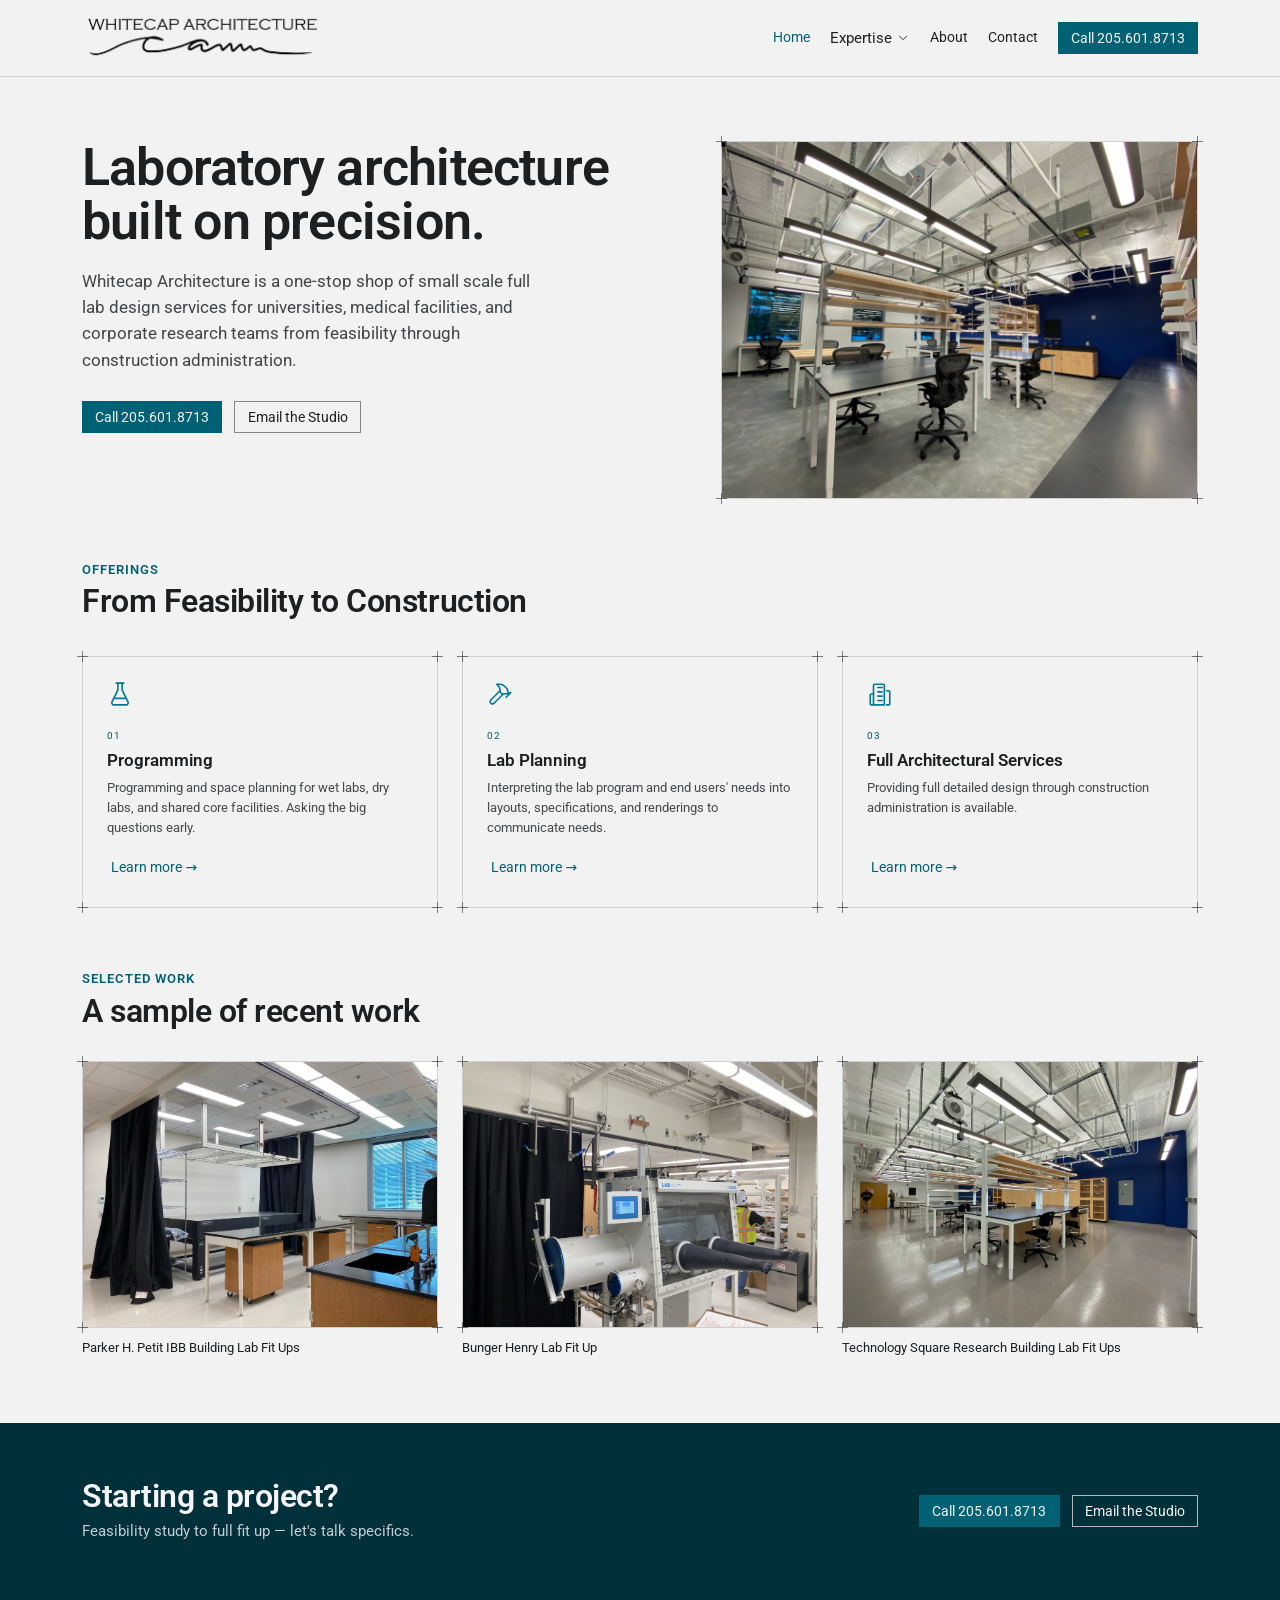
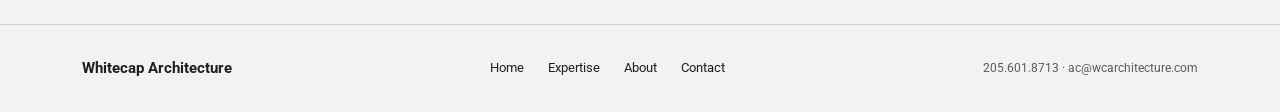
<file: whitecap-architecture/index.html>
<!DOCTYPE html>
<html lang="en">
<head>
<meta charset="utf-8">
<meta name="viewport" content="width=device-width, initial-scale=1">
<title>Whitecap Architecture — Laboratory &amp; Research Architecture</title>
<meta name="description" content="Whitecap Architecture designs and renovates science labs for universities, medical facilities, and corporate research teams — from feasibility through construction administration.">
<link rel="canonical" href="https://www.wcarchitecture.com/">

<link rel="icon" type="image/png" sizes="32x32" href="assets/favicon-32.png">
<link rel="icon" type="image/png" sizes="16x16" href="assets/favicon-16.png">
<link rel="apple-touch-icon" sizes="180x180" href="assets/apple-touch-icon.png">

<meta property="og:type" content="website">
<meta property="og:site_name" content="Whitecap Architecture">
<meta property="og:title" content="Whitecap Architecture — Laboratory &amp; Research Architecture">
<meta property="og:description" content="Whitecap Architecture designs and renovates science labs for universities, medical facilities, and corporate research teams — from feasibility through construction administration.">
<meta property="og:url" content="https://www.wcarchitecture.com/">
<meta property="og:image" content="https://www.wcarchitecture.com/assets/home-hero.jpg">

<meta name="twitter:card" content="summary_large_image">
<meta name="twitter:title" content="Whitecap Architecture — Laboratory &amp; Research Architecture">
<meta name="twitter:description" content="Whitecap Architecture designs and renovates science labs for universities, medical facilities, and corporate research teams — from feasibility through construction administration.">
<meta name="twitter:image" content="https://www.wcarchitecture.com/assets/home-hero.jpg">

<link rel="stylesheet" href="styles.css">
<script type="application/ld+json">
{
  "@context": "https://schema.org",
  "@type": "Architect",
  "name": "Whitecap Architecture",
  "image": "https://www.wcarchitecture.com/assets/home-hero.jpg",
  "url": "https://www.wcarchitecture.com/",
  "telephone": "+12056018713",
  "email": "ac@wcarchitecture.com",
  "areaServed": [
    { "@type": "State", "name": "Alabama" },
    { "@type": "State", "name": "Georgia" }
  ],
  "description": "Whitecap Architecture designs and renovates science labs for universities, medical facilities, and corporate research teams — from feasibility through construction administration."
}
</script>
</head>
<body>

<div class="site-header">
  <div class="wa-container">
    <nav class="nav">
      <div class="brand-group">
        <a class="brand-logo-btn" href="index.html" aria-label="Whitecap Architecture — Home">
          <img src="assets/Logo_Final.png" alt="Whitecap Architecture" class="brand-logo">
        </a>
      </div>
      <a class="wa-navlink" href="index.html" aria-current="page">Home</a>

      <div id="expertise-nav">
        <button class="wa-navlink expertise-btn" id="expertise-toggle" aria-expanded="false" aria-controls="expertise-menu">
          Expertise
          <span class="wa-icon" style="width:14px;height:14px"><svg viewBox="0 0 24 24" style="display:block" aria-hidden="true"><path d="m6 9 6 6 6-6"></path></svg></span>
        </button>
        <div class="expertise-menu blueprint" id="expertise-menu">
          <i class="corner tl"></i><i class="corner tr"></i><i class="corner bl"></i><i class="corner br"></i>
          <a class="wa-navlink" href="expertise.html#renovations">Architecture – Renovations</a>
          <a class="wa-navlink" href="expertise.html#programming">Programming</a>
        </div>
      </div>

      <a class="wa-navlink" href="about.html">About</a>
      <a class="wa-navlink" href="contact.html">Contact</a>
      <a class="btn btn-primary nav-call" href="tel:2056018713" style="color:var(--color-bg)">Call 205.601.8713</a>
    </nav>
  </div>
</div>

<main>
  <section class="wa-container" style="padding-block:64px 56px;display:grid;grid-template-columns:1.1fr 0.9fr;gap:56px;align-items:start" data-grid="hero">
    <div>
      <h1 style="font-size:52px;line-height:1.04;margin-bottom:18px;color:#1D1F20">Laboratory architecture<br>built on precision.</h1>
      <p style="font-size:17px;opacity:.82;max-width:46ch;margin-bottom:28px">Whitecap Architecture is a one-stop shop of small scale full lab design services for universities, medical facilities, and corporate research teams from feasibility through construction administration.</p>
      <div style="display:flex;gap:12px;flex-wrap:wrap">
        <a class="btn btn-primary" href="tel:2056018713">Call 205.601.8713</a>
        <a class="btn btn-secondary" href="mailto:ac@wcarchitecture.com">Email the Studio</a>
      </div>
    </div>
    <div class="blueprint" style="aspect-ratio:4/3;position:relative">
      <i class="corner tl"></i><i class="corner tr"></i><i class="corner bl"></i><i class="corner br"></i>
      <img src="assets/home-hero.jpg" alt="Laboratory workspace with bench seating and adjustable shelving" style="width:100%;height:100%;object-fit:cover;display:block">
    </div>
  </section>

  <section class="wa-container" style="padding-block:8px 56px">
    <div style="font-family:var(--font-heading);font-weight:600;font-size:13px;line-height:1.12;letter-spacing:.08em;text-transform:uppercase;margin:0 0 6.8px;color:var(--color-accent-text)">Offerings</div>
    <h2 style="margin-bottom:36px;max-width:28ch">From Feasibility to Construction</h2>
    <div style="display:grid;grid-template-columns:repeat(3,1fr);gap:24px" data-grid="offerings">
      <div class="card blueprint" style="padding:24px">
        <i class="corner tl"></i><i class="corner tr"></i><i class="corner bl"></i><i class="corner br"></i>
        <span class="wa-icon" style="width:26px;height:26px;color:var(--color-accent)"><svg viewBox="0 0 24 24" style="display:block" aria-hidden="true"><path d="M10 2v6.4L4.5 19.5A2 2 0 0 0 6.3 22h11.4a2 2 0 0 0 1.8-2.5L14 8.4V2"></path><path d="M8.5 2h7"></path><path d="M7 16h10"></path></svg></span>
        <div class="card-kicker" style="margin-top:14px">01</div>
        <div class="card-title">Programming</div>
        <p class="card-body">Programming and space planning for wet labs, dry labs, and shared core facilities. Asking the big questions early. </p>
        <a class="btn btn-ghost" style="align-self:flex-start;margin-top:6px" href="expertise.html#programming">Learn more →</a>
      </div>
      <div class="card blueprint" style="padding:24px">
        <i class="corner tl"></i><i class="corner tr"></i><i class="corner bl"></i><i class="corner br"></i>
        <span class="wa-icon" style="width:26px;height:26px;color:var(--color-accent)"><svg viewBox="0 0 24 24" style="display:block" aria-hidden="true"><path d="m15 12-8.5 8.5a2.1 2.1 0 1 1-3-3L12 9"></path><path d="M17.6 15 22 10.6"></path><path d="m20.9 11.7-1.2-1.2a3 3 0 0 1-.9-2.2v-.9L16 4.6a5.6 5.6 0 0 0-3.9-1.6H9l.9.8A6.2 6.2 0 0 1 12 8.4V10l2 2Z"></path></svg></span>
        <div class="card-kicker" style="margin-top:14px">02</div>
        <div class="card-title">Lab Planning</div>
        <p class="card-body">Interpreting the lab program and end users' needs into layouts, specifications, and renderings to communicate needs.</p>
        <a class="btn btn-ghost" style="align-self:flex-start;margin-top:6px" href="expertise.html#renovations">Learn more →</a>
      </div>
      <div class="card blueprint" style="padding:24px">
        <i class="corner tl"></i><i class="corner tr"></i><i class="corner bl"></i><i class="corner br"></i>
        <span class="wa-icon" style="width:26px;height:26px;color:var(--color-accent)"><svg viewBox="0 0 24 24" style="display:block" aria-hidden="true"><path d="M6 22V4a1 1 0 0 1 1-1h8a1 1 0 0 1 1 1v18Z"></path><path d="M6 12H4a1 1 0 0 0-1 1v8a1 1 0 0 0 1 1h2"></path><path d="M18 9h2a1 1 0 0 1 1 1v11a1 1 0 0 1-1 1h-2"></path><path d="M10 6h4"></path><path d="M10 10h4"></path><path d="M10 14h4"></path><path d="M10 18h4"></path></svg></span>
        <div class="card-kicker" style="margin-top:14px">03</div>
        <div class="card-title">Full Architectural Services</div>
        <p class="card-body">Providing full detailed design through construction administration is available.</p>
        <a class="btn btn-ghost" style="align-self:flex-start;margin-top:6px" href="expertise.html#renovations">Learn more →</a>
      </div>
    </div>
  </section>

  <section class="wa-container" style="padding-block:8px 64px">
    <div style="font-family:var(--font-heading);font-weight:600;font-size:13px;line-height:1.12;letter-spacing:.08em;text-transform:uppercase;margin:0 0 6.8px;color:var(--color-accent-text)">Selected Work</div>
    <h2 style="margin-bottom:32px;max-width:30ch">A sample of recent work</h2>
    <div style="display:grid;grid-template-columns:repeat(3,1fr);gap:24px" data-grid="work">
      <figure>
        <div class="blueprint" style="aspect-ratio:4/3;position:relative">
          <i class="corner tl"></i><i class="corner tr"></i><i class="corner bl"></i><i class="corner br"></i>
          <img src="assets/petit-optics.jpg" alt="Parker H. Petit IBB Building optics lab with blackout curtains" style="width:100%;height:100%;object-fit:cover;display:block">
        </div>
        <figcaption style="margin-top:10px;font-size:13px;color:var(--color-text)">Parker H. Petit IBB Building Lab Fit Ups</figcaption>
      </figure>
      <figure>
        <div class="blueprint" style="aspect-ratio:4/3;position:relative">
          <i class="corner tl"></i><i class="corner tr"></i><i class="corner bl"></i><i class="corner br"></i>
          <img src="assets/bunger-glovebox.jpg" alt="Bunger Henry glovebox and isolator chamber" style="width:100%;height:100%;object-fit:cover;display:block">
        </div>
        <figcaption style="margin-top:10px;font-size:13px;color:var(--color-text)">Bunger Henry Lab Fit Up</figcaption>
      </figure>
      <figure>
        <div class="blueprint" style="aspect-ratio:4/3;position:relative">
          <i class="corner tl"></i><i class="corner tr"></i><i class="corner bl"></i><i class="corner br"></i>
          <img src="assets/tsrb-hester.jpg" alt="Technology Square Research Building lab space" style="width:100%;height:100%;object-fit:cover;display:block">
        </div>
        <figcaption style="margin-top:10px;font-size:13px;color:var(--color-text)">Technology Square Research Building Lab Fit Ups</figcaption>
      </figure>
    </div>
  </section>

  <section style="background:var(--color-accent-900);color:var(--color-neutral-100)">
    <div class="wa-container" style="padding-block:56px;display:flex;align-items:center;justify-content:space-between;gap:24px;flex-wrap:wrap">
      <div>
        <h2 style="color:var(--color-neutral-100);margin-bottom:6px">Starting a project?</h2>
        <p style="opacity:.8;margin:0">Feasibility study to full fit up — let's talk specifics.</p>
      </div>
      <div style="display:flex;gap:12px;flex-wrap:wrap">
        <a class="btn btn-primary" href="tel:2056018713">Call 205.601.8713</a>
        <a class="btn btn-secondary" href="mailto:ac@wcarchitecture.com" style="border-color:var(--color-neutral-400);color:var(--color-neutral-100)">Email the Studio</a>
      </div>
    </div>
  </section>
</main>

<footer class="site-footer">
  <div class="wa-container">
    <div class="footer-brand">Whitecap Architecture</div>
    <div class="footer-links">
      <a class="wa-navlink" href="index.html">Home</a>
      <a class="wa-navlink" href="expertise.html">Expertise</a>
      <a class="wa-navlink" href="about.html">About</a>
      <a class="wa-navlink" href="contact.html">Contact</a>
    </div>
    <div class="footer-contact">205.601.8713 · ac@wcarchitecture.com</div>
  </div>
</footer>

<script src="script.js?v=6"></script>
</body>
</html>
</file>
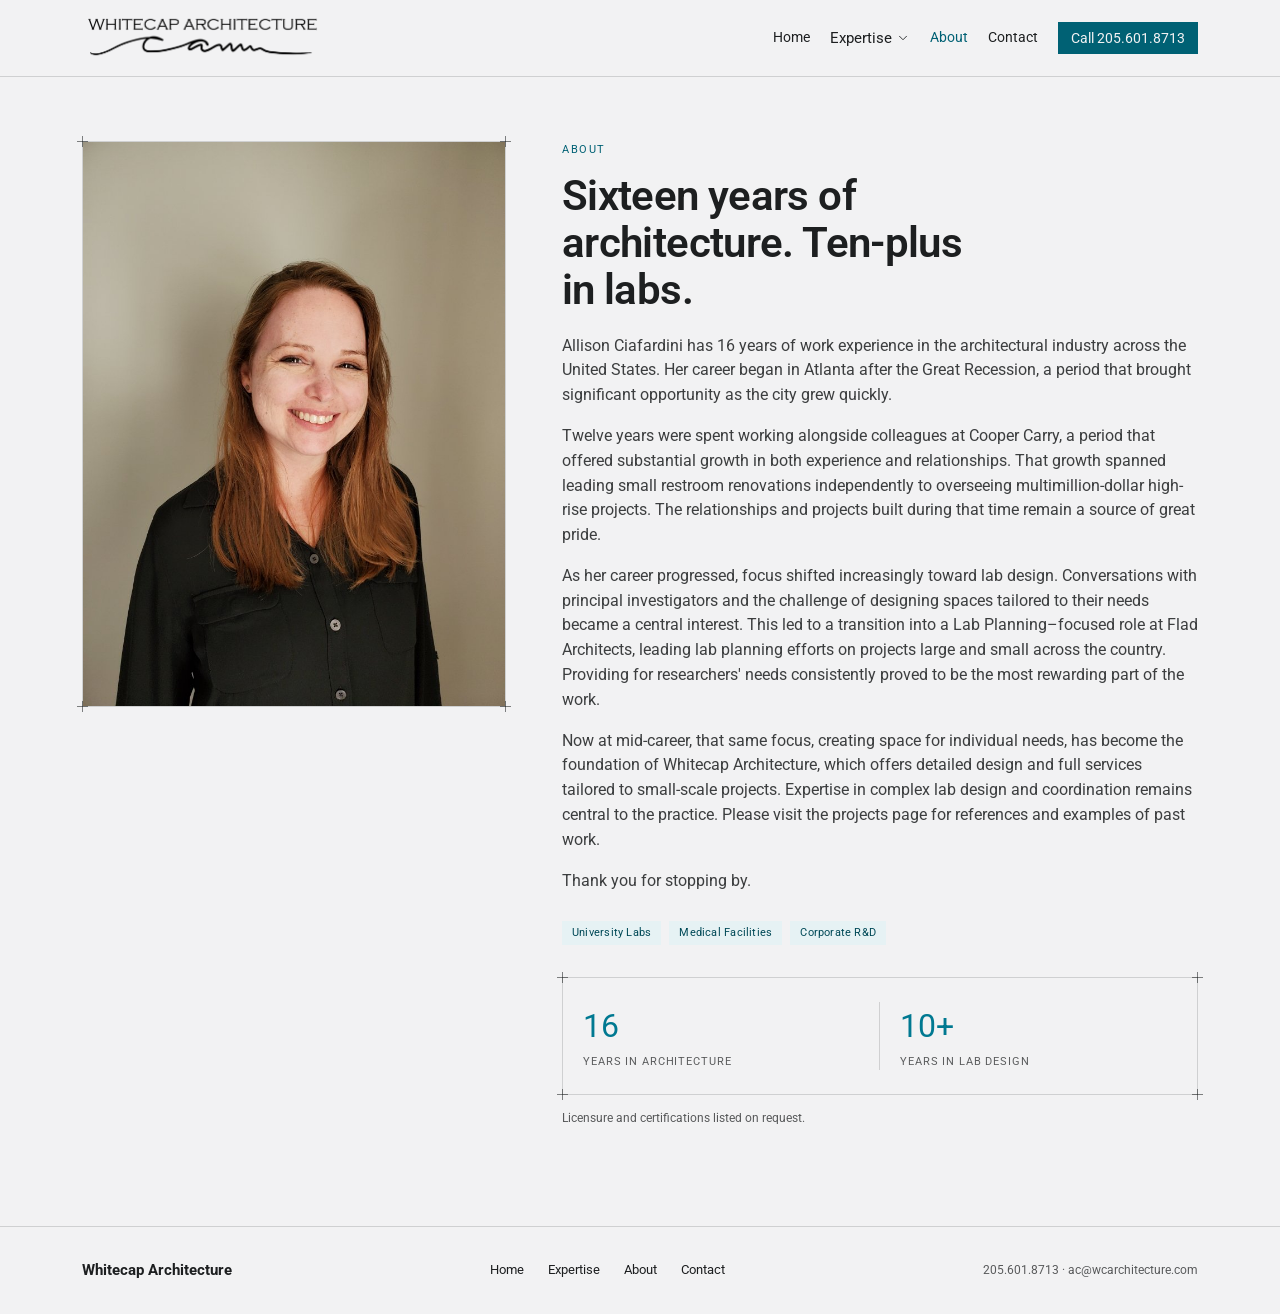
<file: whitecap-architecture/about.html>
<!DOCTYPE html>
<html lang="en">
<head>
<meta charset="utf-8">
<meta name="viewport" content="width=device-width, initial-scale=1">
<title>About Allison Ciafardini | Whitecap Architecture</title>
<meta name="description" content="Allison Ciafardini brings 16 years of architecture experience, including over a decade focused on laboratory design, to Whitecap Architecture.">
<link rel="canonical" href="https://www.wcarchitecture.com/about.html">

<link rel="icon" type="image/png" sizes="32x32" href="assets/favicon-32.png">
<link rel="icon" type="image/png" sizes="16x16" href="assets/favicon-16.png">
<link rel="apple-touch-icon" sizes="180x180" href="assets/apple-touch-icon.png">

<meta property="og:type" content="website">
<meta property="og:site_name" content="Whitecap Architecture">
<meta property="og:title" content="About Allison Ciafardini | Whitecap Architecture">
<meta property="og:description" content="Allison Ciafardini brings 16 years of architecture experience, including over a decade focused on laboratory design, to Whitecap Architecture.">
<meta property="og:url" content="https://www.wcarchitecture.com/about.html">
<meta property="og:image" content="https://www.wcarchitecture.com/assets/headshot-color.jpg">

<meta name="twitter:card" content="summary_large_image">
<meta name="twitter:title" content="About Allison Ciafardini | Whitecap Architecture">
<meta name="twitter:description" content="Allison Ciafardini brings 16 years of architecture experience, including over a decade focused on laboratory design, to Whitecap Architecture.">
<meta name="twitter:image" content="https://www.wcarchitecture.com/assets/headshot-color.jpg">

<link rel="stylesheet" href="styles.css">
</head>
<body>

<div class="site-header">
  <div class="wa-container">
    <nav class="nav">
      <div class="brand-group">
        <a class="brand-logo-btn" href="index.html" aria-label="Whitecap Architecture — Home">
          <img src="assets/Logo_Final.png" alt="Whitecap Architecture" class="brand-logo">
        </a>
      </div>
      <a class="wa-navlink" href="index.html">Home</a>

      <div id="expertise-nav">
        <button class="wa-navlink expertise-btn" id="expertise-toggle" aria-expanded="false" aria-controls="expertise-menu">
          Expertise
          <span class="wa-icon" style="width:14px;height:14px"><svg viewBox="0 0 24 24" style="display:block" aria-hidden="true"><path d="m6 9 6 6 6-6"></path></svg></span>
        </button>
        <div class="expertise-menu blueprint" id="expertise-menu">
          <i class="corner tl"></i><i class="corner tr"></i><i class="corner bl"></i><i class="corner br"></i>
          <a class="wa-navlink" href="expertise.html#renovations">Architecture – Renovations</a>
          <a class="wa-navlink" href="expertise.html#programming">Programming</a>
        </div>
      </div>

      <a class="wa-navlink" href="about.html" aria-current="page">About</a>
      <a class="wa-navlink" href="contact.html">Contact</a>
      <a class="btn btn-primary nav-call" href="tel:2056018713" style="color:var(--color-bg)">Call 205.601.8713</a>
    </nav>
  </div>
</div>

<main class="wa-container" style="padding-block:64px">
  <div style="display:grid;grid-template-columns:0.8fr 1.2fr;gap:56px;align-items:start" data-grid="about">
    <div class="blueprint" style="aspect-ratio:3/4;position:relative">
      <i class="corner tl"></i><i class="corner tr"></i><i class="corner bl"></i><i class="corner br"></i>
      <img src="assets/headshot-color.jpg" alt="Allison Ciafardini" style="width:100%;height:100%;object-fit:cover;display:block">
    </div>
    <div>
      <div style="font-family:var(--font-heading);font-size:11px;letter-spacing:.14em;text-transform:uppercase;color:var(--color-accent-text);margin-bottom:14px">About</div>
      <h1 style="margin-bottom:20px;max-width:18ch">Sixteen years of architecture. Ten-plus in labs.</h1>
      <p style="font-size:16px;opacity:.85;margin-bottom:16px">Allison Ciafardini has 16 years of work experience in the architectural industry across the United States. Her career began in Atlanta after the Great Recession, a period that brought significant opportunity as the city grew quickly.</p>
      <p style="font-size:16px;opacity:.85;margin-bottom:16px">Twelve years were spent working alongside colleagues at Cooper Carry, a period that offered substantial growth in both experience and relationships. That growth spanned leading small restroom renovations independently to overseeing multimillion-dollar high-rise projects. The relationships and projects built during that time remain a source of great pride.</p>
      <p style="font-size:16px;opacity:.85;margin-bottom:16px">As her career progressed, focus shifted increasingly toward lab design. Conversations with principal investigators and the challenge of designing spaces tailored to their needs became a central interest. This led to a transition into a Lab Planning–focused role at Flad Architects, leading lab planning efforts on projects large and small across the country. Providing for researchers' needs consistently proved to be the most rewarding part of the work.</p>
      <p style="font-size:16px;opacity:.85;margin-bottom:16px">Now at mid-career, that same focus, creating space for individual needs, has become the foundation of Whitecap Architecture, which offers detailed design and full services tailored to small-scale projects. Expertise in complex lab design and coordination remains central to the practice. Please visit the projects page for references and examples of past work.</p>
      <p style="font-size:16px;opacity:.85;margin-bottom:28px">Thank you for stopping by.</p>
      <div class="wa-tag-row" style="margin-bottom:32px">
        <span class="tag tag-accent">University Labs</span>
        <span class="tag tag-accent">Medical Facilities</span>
        <span class="tag tag-accent">Corporate R&amp;D</span>
      </div>
      <div class="blueprint" style="padding:24px 20px;display:grid;grid-template-columns:repeat(2,1fr)">
        <i class="corner tl"></i><i class="corner tr"></i><i class="corner bl"></i><i class="corner br"></i>
        <div style="border-right:1px solid var(--color-divider)">
          <div style="font-family:var(--font-heading);font-size:32px;color:var(--color-accent)">16</div>
          <div style="font-size:11px;text-transform:uppercase;letter-spacing:.08em;opacity:.7;margin-top:2px">Years in Architecture</div>
        </div>
        <div style="padding-left:20px">
          <div style="font-family:var(--font-heading);font-size:32px;color:var(--color-accent)">10+</div>
          <div style="font-size:11px;text-transform:uppercase;letter-spacing:.08em;opacity:.7;margin-top:2px">Years in Lab Design</div>
        </div>
      </div>
      <p style="font-size:12px;opacity:.72;margin-top:14px">Licensure and certifications listed on request.</p>
    </div>
  </div>
</main>

<footer class="site-footer">
  <div class="wa-container">
    <div class="footer-brand">Whitecap Architecture</div>
    <div class="footer-links">
      <a class="wa-navlink" href="index.html">Home</a>
      <a class="wa-navlink" href="expertise.html">Expertise</a>
      <a class="wa-navlink" href="about.html">About</a>
      <a class="wa-navlink" href="contact.html">Contact</a>
    </div>
    <div class="footer-contact">205.601.8713 · ac@wcarchitecture.com</div>
  </div>
</footer>

<script src="script.js?v=6"></script>
</body>
</html>
</file>
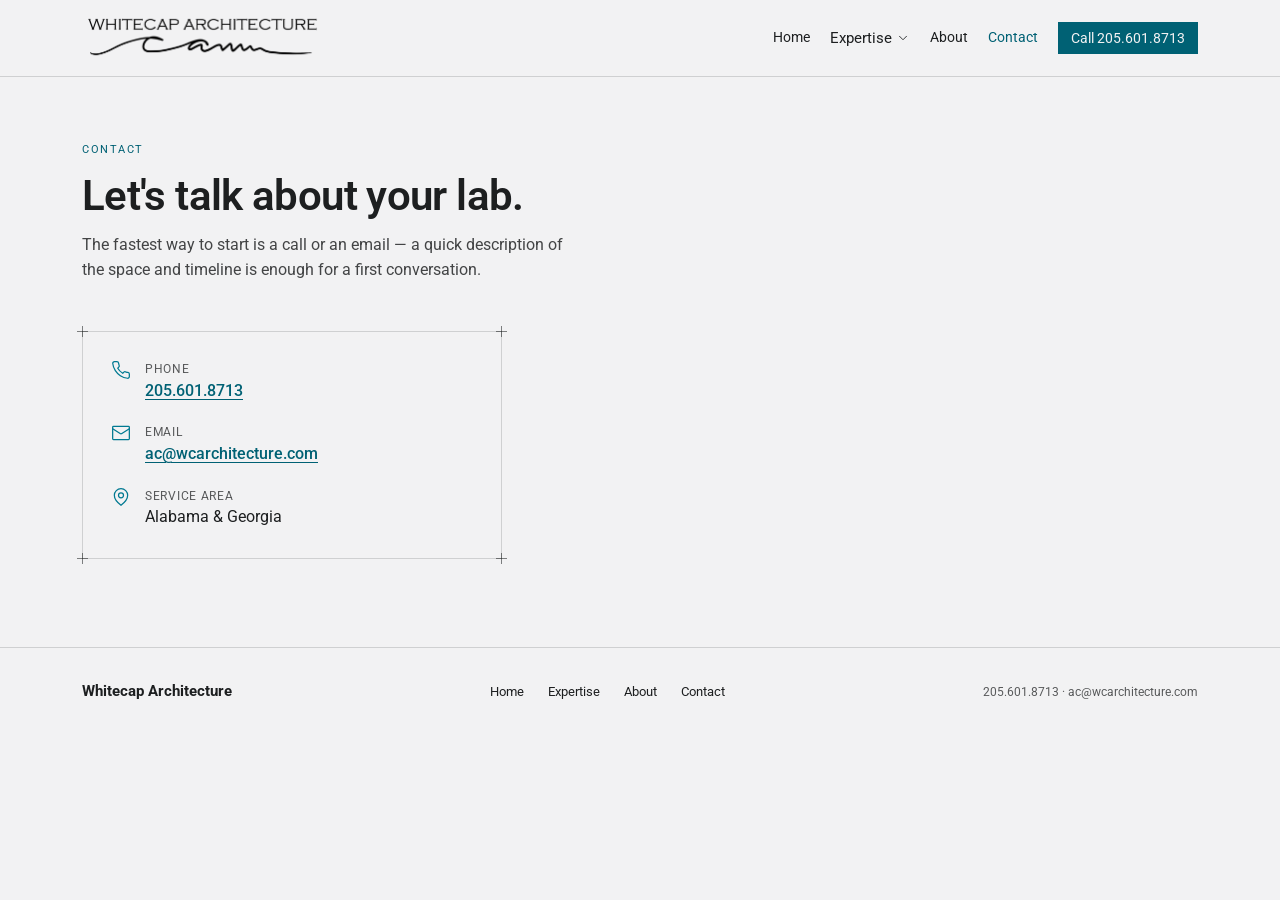
<file: whitecap-architecture/contact.html>
<!DOCTYPE html>
<html lang="en">
<head>
<meta charset="utf-8">
<meta name="viewport" content="width=device-width, initial-scale=1">
<title>Contact | Whitecap Architecture</title>
<meta name="description" content="Get in touch with Whitecap Architecture to discuss your university, medical, or corporate lab project across Alabama and Georgia.">
<link rel="canonical" href="https://www.wcarchitecture.com/contact.html">

<link rel="icon" type="image/png" sizes="32x32" href="assets/favicon-32.png">
<link rel="icon" type="image/png" sizes="16x16" href="assets/favicon-16.png">
<link rel="apple-touch-icon" sizes="180x180" href="assets/apple-touch-icon.png">

<meta property="og:type" content="website">
<meta property="og:site_name" content="Whitecap Architecture">
<meta property="og:title" content="Contact | Whitecap Architecture">
<meta property="og:description" content="Get in touch with Whitecap Architecture to discuss your university, medical, or corporate lab project across Alabama and Georgia.">
<meta property="og:url" content="https://www.wcarchitecture.com/contact.html">
<meta property="og:image" content="https://www.wcarchitecture.com/assets/home-hero.jpg">

<meta name="twitter:card" content="summary_large_image">
<meta name="twitter:title" content="Contact | Whitecap Architecture">
<meta name="twitter:description" content="Get in touch with Whitecap Architecture to discuss your university, medical, or corporate lab project across Alabama and Georgia.">
<meta name="twitter:image" content="https://www.wcarchitecture.com/assets/home-hero.jpg">

<link rel="stylesheet" href="styles.css">
</head>
<body>

<div class="site-header">
  <div class="wa-container">
    <nav class="nav">
      <div class="brand-group">
        <a class="brand-logo-btn" href="index.html" aria-label="Whitecap Architecture — Home">
          <img src="assets/Logo_Final.png" alt="Whitecap Architecture" class="brand-logo">
        </a>
      </div>
      <a class="wa-navlink" href="index.html">Home</a>

      <div id="expertise-nav">
        <button class="wa-navlink expertise-btn" id="expertise-toggle" aria-expanded="false" aria-controls="expertise-menu">
          Expertise
          <span class="wa-icon" style="width:14px;height:14px"><svg viewBox="0 0 24 24" style="display:block" aria-hidden="true"><path d="m6 9 6 6 6-6"></path></svg></span>
        </button>
        <div class="expertise-menu blueprint" id="expertise-menu">
          <i class="corner tl"></i><i class="corner tr"></i><i class="corner bl"></i><i class="corner br"></i>
          <a class="wa-navlink" href="expertise.html#renovations">Architecture – Renovations</a>
          <a class="wa-navlink" href="expertise.html#programming">Programming</a>
        </div>
      </div>

      <a class="wa-navlink" href="about.html">About</a>
      <a class="wa-navlink" href="contact.html" aria-current="page">Contact</a>
      <a class="btn btn-primary nav-call" href="tel:2056018713" style="color:var(--color-bg)">Call 205.601.8713</a>
    </nav>
  </div>
</div>

<main class="wa-container" style="padding-block:64px">
  <div style="font-family:var(--font-heading);font-size:11px;letter-spacing:.14em;text-transform:uppercase;color:var(--color-accent-text);margin-bottom:14px">Contact</div>
  <h1 style="margin-bottom:14px;max-width:20ch">Let's talk about your lab.</h1>
  <p style="max-width:56ch;font-size:16px;opacity:.82;margin-bottom:48px">The fastest way to start is a call or an email — a quick description of the space and timeline is enough for a first conversation.</p>
  <div style="display:grid;grid-template-columns:1fr;justify-items:start" data-grid="contact-layout">
    <div class="card blueprint" style="padding:28px;display:flex;flex-direction:column;gap:20px;max-width:420px;width:100%">
      <i class="corner tl"></i><i class="corner tr"></i><i class="corner bl"></i><i class="corner br"></i>
      <div style="display:flex;gap:14px;align-items:flex-start">
        <span class="wa-icon" style="color:var(--color-accent)"><svg viewBox="0 0 24 24" style="display:block" aria-hidden="true"><path d="M22 16.9v3a2 2 0 0 1-2.2 2 19.8 19.8 0 0 1-8.6-3.1 19.5 19.5 0 0 1-6-6A19.8 19.8 0 0 1 2.1 4.2 2 2 0 0 1 4.1 2h3a2 2 0 0 1 2 1.7c.1 1 .4 1.9.7 2.8a2 2 0 0 1-.5 2.1L8.1 9.9a16 16 0 0 0 6 6l1.3-1.3a2 2 0 0 1 2.1-.4c.9.3 1.8.6 2.8.7a2 2 0 0 1 1.7 2Z"></path></svg></span>
        <div>
          <div style="font-size:12px;text-transform:uppercase;letter-spacing:.06em;opacity:.72">Phone</div>
          <a href="tel:2056018713" style="font-size:16px;font-weight:500">205.601.8713</a>
        </div>
      </div>
      <div style="display:flex;gap:14px;align-items:flex-start">
        <span class="wa-icon" style="color:var(--color-accent)"><svg viewBox="0 0 24 24" style="display:block" aria-hidden="true"><rect width="20" height="16" x="2" y="4" rx="1"></rect><path d="m22 7-8.97 5.7a1.94 1.94 0 0 1-2.06 0L2 7"></path></svg></span>
        <div>
          <div style="font-size:12px;text-transform:uppercase;letter-spacing:.06em;opacity:.72">Email</div>
          <a href="mailto:ac@wcarchitecture.com" style="font-size:16px;font-weight:500">ac@wcarchitecture.com</a>
        </div>
      </div>
      <div style="display:flex;gap:14px;align-items:flex-start">
        <span class="wa-icon" style="color:var(--color-accent)"><svg viewBox="0 0 24 24" style="display:block" aria-hidden="true"><path d="M20 10c0 6-8 12-8 12s-8-6-8-12a8 8 0 0 1 16 0Z"></path><circle cx="12" cy="10" r="3"></circle></svg></span>
        <div>
          <div style="font-size:12px;text-transform:uppercase;letter-spacing:.06em;opacity:.72">Service Area</div>
          <div style="font-size:16px">Alabama &amp; Georgia</div>
        </div>
      </div>
    </div>

    <!-- Contact form disabled until a form backend (e.g. Formspree) is set up.
    Restore this card and the two-column grid above once submissions actually go somewhere.
    <div class="card blueprint" style="padding:28px">
      <i class="corner tl"></i><i class="corner tr"></i><i class="corner bl"></i><i class="corner br"></i>
      <h3 style="margin-bottom:4px">Or send a message</h3>
      <p style="font-size:13px;opacity:.65;margin-bottom:20px">A short project outline works best — building type, scope, and rough timeline.</p>
      <form id="contact-form" style="display:flex;flex-direction:column;gap:16px">
        <div style="display:grid;grid-template-columns:1fr 1fr;gap:16px">
          <div class="field"><label for="contact-name">Name</label><input id="contact-name" class="input" type="text" placeholder="Jordan Reyes"></div>
          <div class="field"><label for="contact-email">Email</label><input id="contact-email" class="input" type="email" placeholder="you@organization.edu"></div>
        </div>
        <div class="field">
          <label for="contact-project-type">Project Type</label>
          <select id="contact-project-type" class="input">
            <option>University Lab</option>
            <option>Medical / Clinical Facility</option>
            <option>Corporate R&amp;D</option>
            <option>Other</option>
          </select>
        </div>
        <div class="field"><label for="contact-details">Project Details</label><textarea id="contact-details" class="input" rows="4" placeholder="Building type, approximate square footage, and target timeline"></textarea></div>
        <button class="btn btn-primary btn-block" type="submit">Send Message</button>
      </form>
    </div>
    -->
  </div>
</main>

<footer class="site-footer">
  <div class="wa-container">
    <div class="footer-brand">Whitecap Architecture</div>
    <div class="footer-links">
      <a class="wa-navlink" href="index.html">Home</a>
      <a class="wa-navlink" href="expertise.html">Expertise</a>
      <a class="wa-navlink" href="about.html">About</a>
      <a class="wa-navlink" href="contact.html">Contact</a>
    </div>
    <div class="footer-contact">205.601.8713 · ac@wcarchitecture.com</div>
  </div>
</footer>

<script src="script.js?v=6"></script>
</body>
</html>
</file>
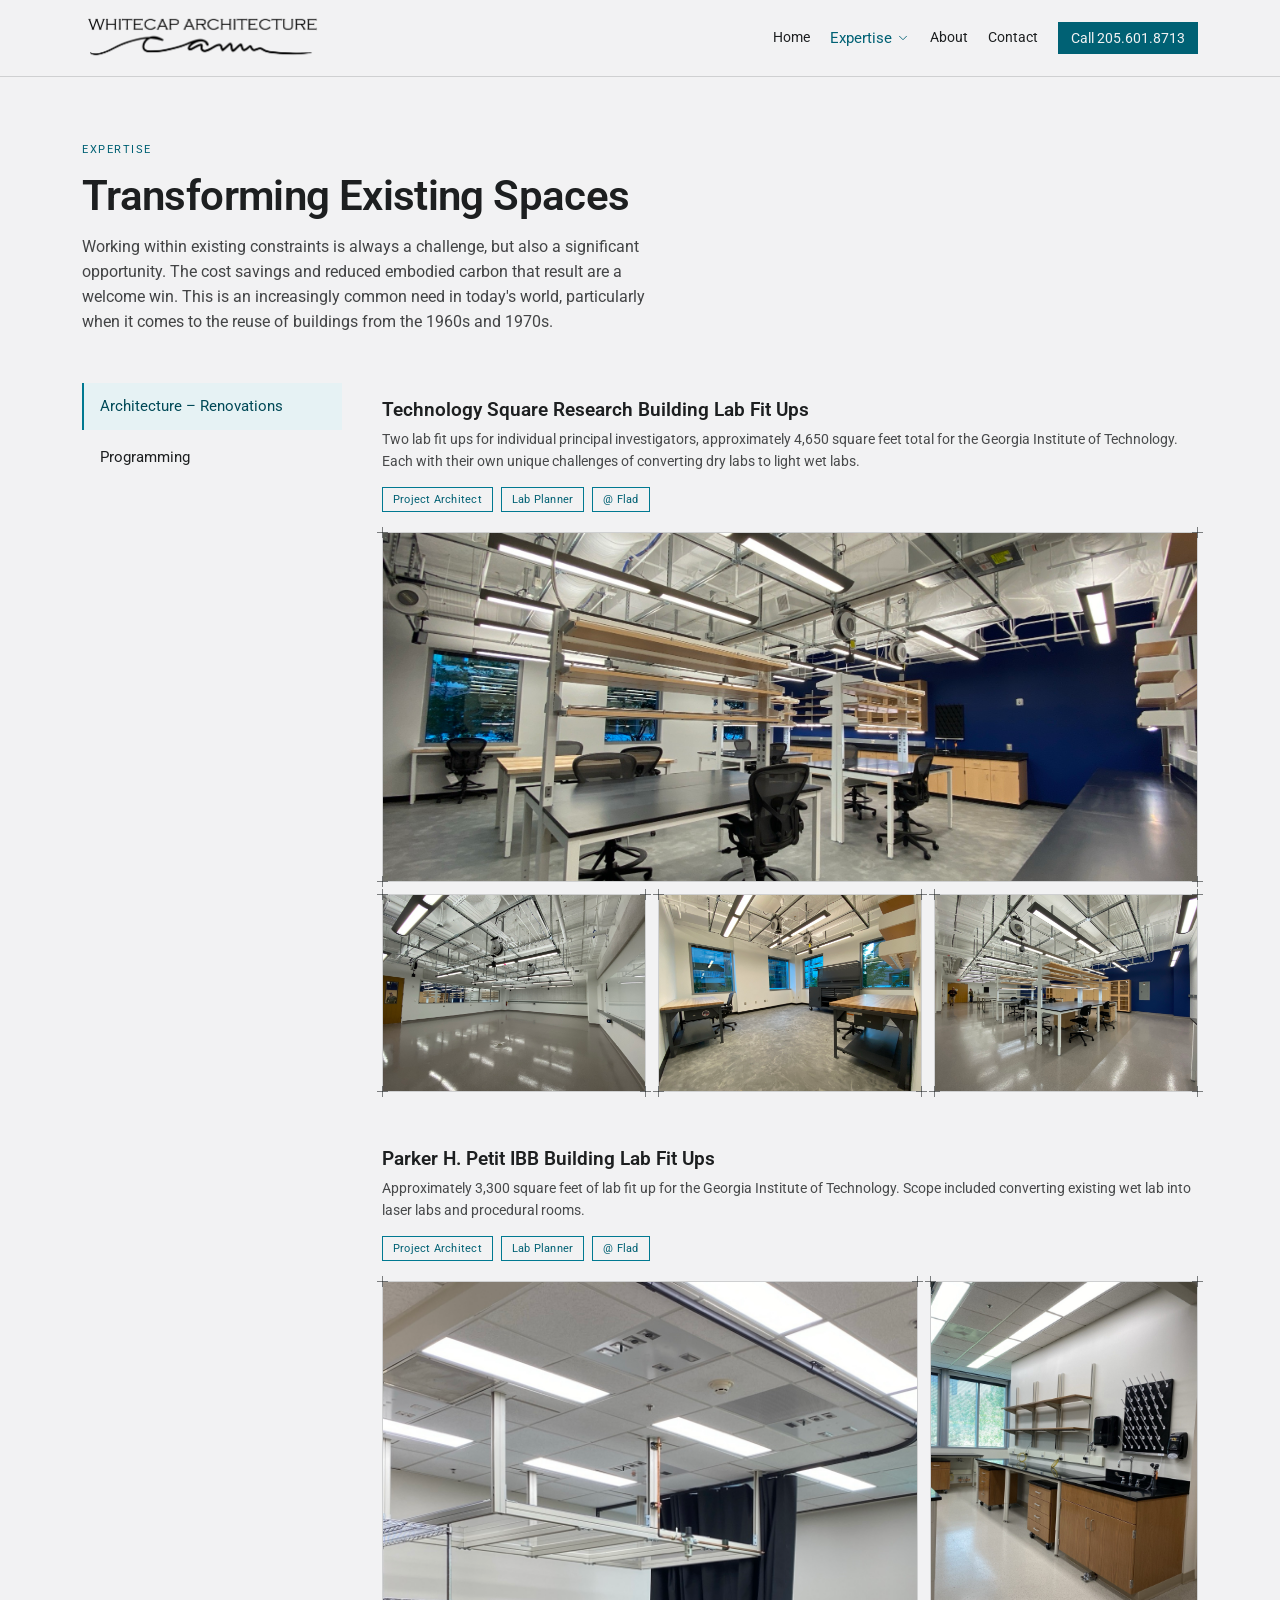
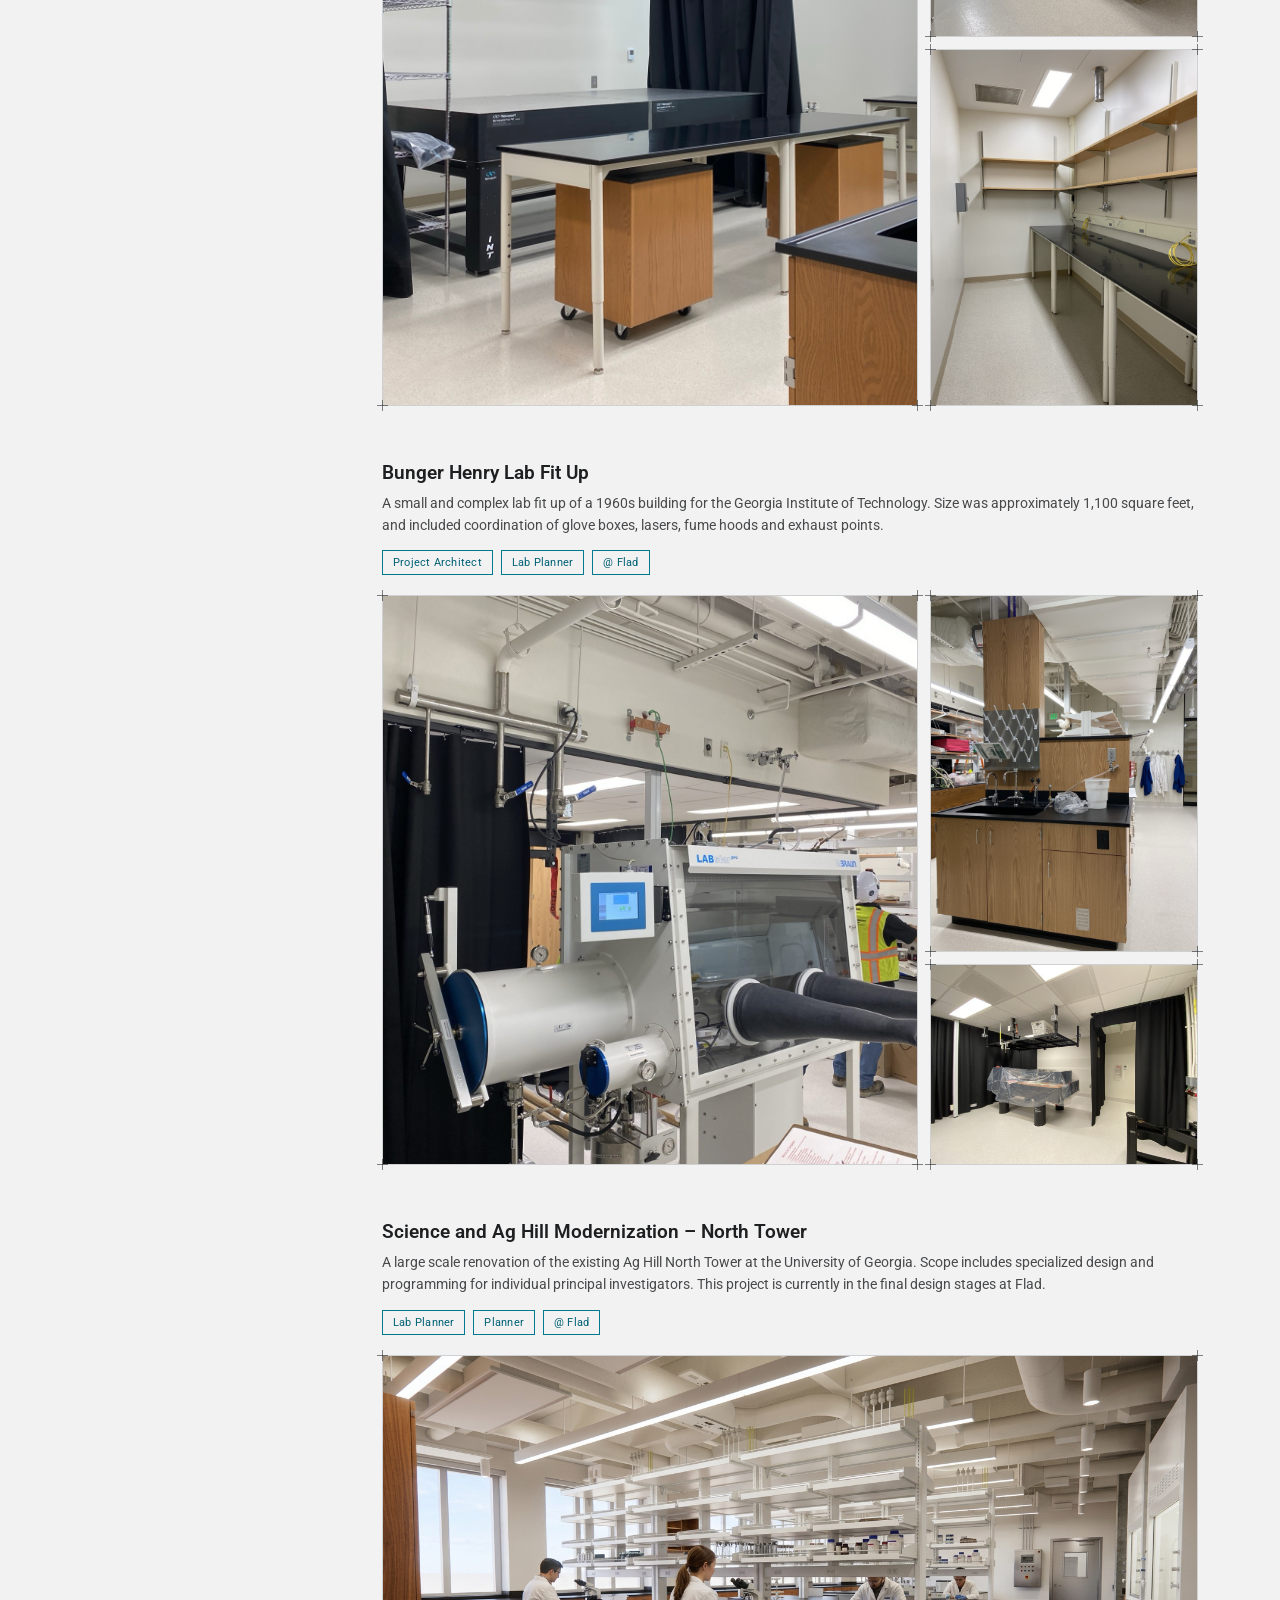
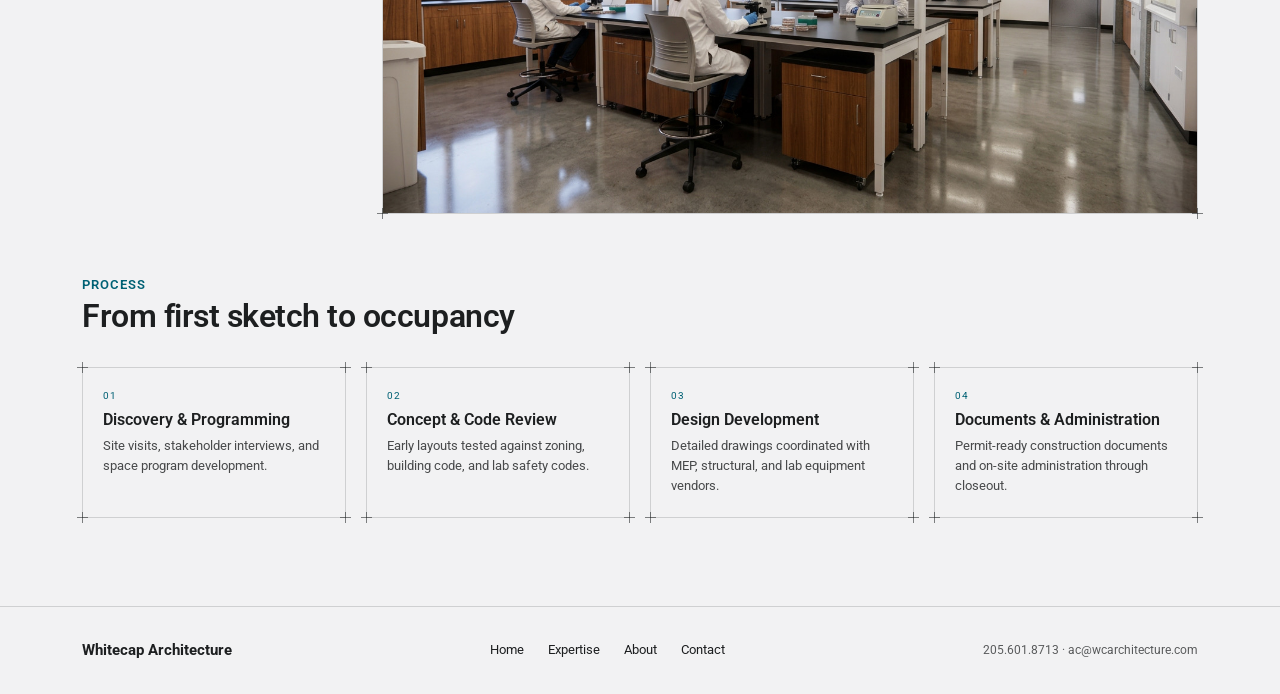
<file: whitecap-architecture/expertise.html>
<!DOCTYPE html>
<html lang="en">
<head>
<meta charset="utf-8">
<meta name="viewport" content="width=device-width, initial-scale=1">
<title>Expertise — Lab Renovations &amp; Programming | Whitecap Architecture</title>
<meta name="description" content="Whitecap Architecture's expertise spans lab renovations and programming for university, medical, and corporate research facilities.">
<link rel="canonical" href="https://www.wcarchitecture.com/expertise.html">

<link rel="icon" type="image/png" sizes="32x32" href="assets/favicon-32.png">
<link rel="icon" type="image/png" sizes="16x16" href="assets/favicon-16.png">
<link rel="apple-touch-icon" sizes="180x180" href="assets/apple-touch-icon.png">

<meta property="og:type" content="website">
<meta property="og:site_name" content="Whitecap Architecture">
<meta property="og:title" content="Expertise — Lab Renovations &amp; Programming | Whitecap Architecture">
<meta property="og:description" content="Whitecap Architecture's expertise spans lab renovations and programming for university, medical, and corporate research facilities.">
<meta property="og:url" content="https://www.wcarchitecture.com/expertise.html">
<meta property="og:image" content="https://www.wcarchitecture.com/assets/tsrb-overview.jpg">

<meta name="twitter:card" content="summary_large_image">
<meta name="twitter:title" content="Expertise — Lab Renovations &amp; Programming | Whitecap Architecture">
<meta name="twitter:description" content="Whitecap Architecture's expertise spans lab renovations and programming for university, medical, and corporate research facilities.">
<meta name="twitter:image" content="https://www.wcarchitecture.com/assets/tsrb-overview.jpg">

<link rel="stylesheet" href="styles.css">
</head>
<body>

<div class="site-header">
  <div class="wa-container">
    <nav class="nav">
      <div class="brand-group">
        <a class="brand-logo-btn" href="index.html" aria-label="Whitecap Architecture — Home">
          <img src="assets/Logo_Final.png" alt="Whitecap Architecture" class="brand-logo">
        </a>
      </div>
      <a class="wa-navlink" href="index.html">Home</a>

      <div id="expertise-nav">
        <button class="wa-navlink expertise-btn" id="expertise-toggle" aria-expanded="false" aria-controls="expertise-menu" aria-current="page">
          Expertise
          <span class="wa-icon" style="width:14px;height:14px"><svg viewBox="0 0 24 24" style="display:block" aria-hidden="true"><path d="m6 9 6 6 6-6"></path></svg></span>
        </button>
        <div class="expertise-menu blueprint" id="expertise-menu">
          <i class="corner tl"></i><i class="corner tr"></i><i class="corner bl"></i><i class="corner br"></i>
          <a class="wa-navlink" href="expertise.html#renovations">Architecture – Renovations</a>
          <a class="wa-navlink" href="expertise.html#programming">Programming</a>
        </div>
      </div>

      <a class="wa-navlink" href="about.html">About</a>
      <a class="wa-navlink" href="contact.html">Contact</a>
      <a class="btn btn-primary nav-call" href="tel:2056018713" style="color:var(--color-bg)">Call 205.601.8713</a>
    </nav>
  </div>
</div>

<main class="wa-container" style="padding-block:64px">
  <div style="font-family:var(--font-heading);font-size:11px;letter-spacing:.14em;text-transform:uppercase;color:var(--color-accent-text);margin-bottom:14px">EXPERTISE</div>

  <div style="display:grid">
    <div class="tab-intro is-active" data-tab-intro="renovations">
      <h1 style="max-width:34ch;margin-bottom:16px">Transforming Existing Spaces</h1>
      <p style="max-width:64ch;font-size:16px;opacity:.82;margin-bottom:48px">Working within existing constraints is always a challenge, but also a significant opportunity. The cost savings and reduced embodied carbon that result are a welcome win. This is an increasingly common need in today's world, particularly when it comes to the reuse of buildings from the 1960s and 1970s.</p>
    </div>
    <div class="tab-intro" data-tab-intro="programming">
      <h1 style="max-width:40ch;margin-bottom:16px">Starting the Journey with a Plan</h1>
      <p style="max-width:64ch;font-size:16px;opacity:.82;margin-bottom:48px">To begin a new project, a full basis of design or study is often needed. The scope of these can range from a few pages to a large report, depending on the requirements. Services span NIH grant proposals, general space layouts, and programming needs. Below are some examples of studies completed:</p>
    </div>
  </div>

  <div style="display:grid;grid-template-columns:260px 1fr;gap:40px;margin-bottom:64px;align-items:start" data-grid="services-layout">
    <div role="tablist" aria-orientation="vertical" aria-label="Areas of expertise" style="display:flex;flex-direction:column;gap:4px;position:sticky;top:96px">
      <button role="tab" id="tab-renovations" aria-selected="true" aria-controls="panel-renovations" tabindex="0" data-tab="renovations">Architecture – Renovations</button>
      <button role="tab" id="tab-programming" aria-selected="false" aria-controls="panel-programming" tabindex="-1" data-tab="programming">Programming</button>
    </div>

    <div>
      <div class="tabpanel is-active" role="tabpanel" id="panel-renovations" aria-labelledby="tab-renovations" tabindex="0">
        <div style="display:flex;flex-direction:column;gap:40px">

          <div>
            <div class="card-title" style="font-size:19px;margin-top:16px;margin-bottom:8px">Technology Square Research Building Lab Fit Ups</div>
            <p class="card-body" style="font-size:14px;margin-bottom:14px">Two lab fit ups for individual principal investigators, approximately 4,650 square feet total for the Georgia Institute of Technology. Each with their own unique challenges of converting dry labs to light wet labs.</p>
            <div class="wa-tag-row" style="margin-bottom:20px">
              <span class="tag tag-outline">Project Architect</span>
              <span class="tag tag-outline">Lab Planner</span>
              <span class="tag tag-outline">@ Flad</span>
            </div>
            <div style="display:grid;grid-template-columns:1fr 1fr 1fr;gap:12px">
              <div class="blueprint" style="position:relative;grid-column:1 / span 3;aspect-ratio:21/9"><i class="corner tl"></i><i class="corner tr"></i><i class="corner bl"></i><i class="corner br"></i><img src="assets/tsrb-overview.jpg" alt="Technology Square lab overview" style="width:100%;height:100%;object-fit:cover;display:block"></div>
              <div class="blueprint" style="position:relative;aspect-ratio:4/3"><i class="corner tl"></i><i class="corner tr"></i><i class="corner bl"></i><i class="corner br"></i><img src="assets/tsrb-room.jpg" alt="Technology Square lab space" style="width:100%;height:100%;object-fit:cover;display:block"></div>
              <div class="blueprint" style="position:relative;aspect-ratio:4/3"><i class="corner tl"></i><i class="corner tr"></i><i class="corner bl"></i><i class="corner br"></i><img src="assets/tsrb-workshop.jpg" alt="Technology Square workshop space" style="width:100%;height:100%;object-fit:cover;display:block"></div>
              <div class="blueprint" style="position:relative;aspect-ratio:4/3"><i class="corner tl"></i><i class="corner tr"></i><i class="corner bl"></i><i class="corner br"></i><img src="assets/tsrb-hester.jpg" alt="Technology Square lab bench area" style="width:100%;height:100%;object-fit:cover;display:block"></div>
            </div>
          </div>

          <div>
            <div class="card-title" style="font-size:19px;margin-top:16px;margin-bottom:8px">Parker H. Petit IBB Building Lab Fit Ups</div>
            <p class="card-body" style="font-size:14px;margin-bottom:14px">Approximately 3,300 square feet of lab fit up for the Georgia Institute of Technology. Scope included converting existing wet lab into laser labs and procedural rooms.</p>
            <div class="wa-tag-row" style="margin-bottom:20px">
              <span class="tag tag-outline">Project Architect</span>
              <span class="tag tag-outline">Lab Planner</span>
              <span class="tag tag-outline">@ Flad</span>
            </div>
            <div class="mosaic-grid">
              <div class="blueprint mosaic-item area-0"><i class="corner tl"></i><i class="corner tr"></i><i class="corner bl"></i><i class="corner br"></i><img src="assets/petit-optics.jpg" alt="Optics lab with blackout curtains" style="width:100%;height:100%;object-fit:cover;display:block"></div>
              <div class="blueprint mosaic-item area-1"><i class="corner tl"></i><i class="corner tr"></i><i class="corner bl"></i><i class="corner br"></i><img src="assets/petit-sink.jpg" alt="Sink &amp; drying rack station" style="width:100%;height:100%;object-fit:cover;display:block"></div>
              <div class="blueprint mosaic-item area-2"><i class="corner tl"></i><i class="corner tr"></i><i class="corner bl"></i><i class="corner br"></i><img src="assets/petit-storage.jpg" alt="Storage room with wall-mounted shelving" style="width:100%;height:100%;object-fit:cover;display:block"></div>
            </div>
          </div>

          <div>
            <div class="card-title" style="font-size:19px;margin-top:16px;margin-bottom:8px">Bunger Henry Lab Fit Up</div>
            <p class="card-body" style="font-size:14px;margin-bottom:14px">A small and complex lab fit up of a 1960s building for the Georgia Institute of Technology. Size was approximately 1,100 square feet, and included coordination of glove boxes, lasers, fume hoods and exhaust points.</p>
            <div class="wa-tag-row" style="margin-bottom:20px">
              <span class="tag tag-outline">Project Architect</span>
              <span class="tag tag-outline">Lab Planner</span>
              <span class="tag tag-outline">@ Flad</span>
            </div>
            <div class="mosaic-grid">
              <div class="blueprint mosaic-item area-0"><i class="corner tl"></i><i class="corner tr"></i><i class="corner bl"></i><i class="corner br"></i><img src="assets/bunger-glovebox.jpg" alt="Glovebox &amp; isolator chamber" style="width:100%;height:100%;object-fit:cover;display:block"></div>
              <div class="blueprint mosaic-item area-1"><i class="corner tl"></i><i class="corner tr"></i><i class="corner bl"></i><i class="corner br"></i><img src="assets/bunger-sink.jpg" alt="Sink &amp; drying rack station" style="width:100%;height:100%;object-fit:cover;display:block"></div>
              <div class="blueprint mosaic-item area-2"><i class="corner tl"></i><i class="corner tr"></i><i class="corner bl"></i><i class="corner br"></i><img src="assets/bunger-curtain-room.jpg" alt="Blackout curtain room with covered equipment" style="width:100%;height:100%;object-fit:cover;display:block"></div>
            </div>
          </div>

          <div>
            <div class="card-title" style="font-size:19px;margin-top:16px;margin-bottom:8px">Science and Ag Hill Modernization – North Tower</div>
            <p class="card-body" style="font-size:14px;margin-bottom:14px">A large scale renovation of the existing Ag Hill North Tower at the University of Georgia. Scope includes specialized design and programming for individual principal investigators. This project is currently in the final design stages at Flad.</p>
            <div class="wa-tag-row" style="margin-bottom:20px">
              <span class="tag tag-outline">Lab Planner</span>
              <span class="tag tag-outline">Planner</span>
              <span class="tag tag-outline">@ Flad</span>
            </div>
            <div class="blueprint" style="position:relative;aspect-ratio:16/9"><i class="corner tl"></i><i class="corner tr"></i><i class="corner bl"></i><i class="corner br"></i><img src="assets/ag-hill-1.jpg" alt="Lab bench area" style="width:100%;height:100%;object-fit:cover;display:block"></div>
          </div>

        </div>
      </div>

      <div class="tabpanel" role="tabpanel" id="panel-programming" aria-labelledby="tab-programming" tabindex="0">
        <ul class="study-list">
          <li>Michigan State Equine Research Feasibility Study</li>
          <li>UCSD MDLS Building Program and Basis of Design</li>
          <li>UGA Medical School – Building Program and Basis of Design</li>
          <li>UGA Ag Hill Phase 4 – Building Program and Basis of Design</li>
          <li>Auburn Pharmaceutical Building Program and Basis of Design</li>
          <li>Stillman College Grant Proposal Design</li>
          <li>Confidential Client – Building Existing Conditions &amp; Test Fits</li>
        </ul>
      </div>
    </div>
  </div>

  <div style="font-family:var(--font-heading);font-weight:600;font-size:13px;line-height:1.12;letter-spacing:.08em;text-transform:uppercase;margin:0 0 6.8px;color:var(--color-accent-text)">Process</div>
  <h2 style="margin-bottom:32px;max-width:26ch">From first sketch to occupancy</h2>
  <div style="display:grid;grid-template-columns:repeat(4,1fr);gap:20px" data-grid="process">
    <div class="card blueprint" style="padding:20px">
      <i class="corner tl"></i><i class="corner tr"></i><i class="corner bl"></i><i class="corner br"></i>
      <div class="card-kicker">01</div>
      <div class="card-title" style="font-size:16px">Discovery &amp; Programming</div>
      <p class="card-body">Site visits, stakeholder interviews, and space program development.</p>
    </div>
    <div class="card blueprint" style="padding:20px">
      <i class="corner tl"></i><i class="corner tr"></i><i class="corner bl"></i><i class="corner br"></i>
      <div class="card-kicker">02</div>
      <div class="card-title" style="font-size:16px">Concept &amp; Code Review</div>
      <p class="card-body">Early layouts tested against zoning, building code, and lab safety codes.</p>
    </div>
    <div class="card blueprint" style="padding:20px">
      <i class="corner tl"></i><i class="corner tr"></i><i class="corner bl"></i><i class="corner br"></i>
      <div class="card-kicker">03</div>
      <div class="card-title" style="font-size:16px">Design Development</div>
      <p class="card-body">Detailed drawings coordinated with MEP, structural, and lab equipment vendors.</p>
    </div>
    <div class="card blueprint" style="padding:20px">
      <i class="corner tl"></i><i class="corner tr"></i><i class="corner bl"></i><i class="corner br"></i>
      <div class="card-kicker">04</div>
      <div class="card-title" style="font-size:16px">Documents &amp; Administration</div>
      <p class="card-body">Permit-ready construction documents and on-site administration through closeout.</p>
    </div>
  </div>
</main>

<footer class="site-footer">
  <div class="wa-container">
    <div class="footer-brand">Whitecap Architecture</div>
    <div class="footer-links">
      <a class="wa-navlink" href="index.html">Home</a>
      <a class="wa-navlink" href="expertise.html">Expertise</a>
      <a class="wa-navlink" href="about.html">About</a>
      <a class="wa-navlink" href="contact.html">Contact</a>
    </div>
    <div class="footer-contact">205.601.8713 · ac@wcarchitecture.com</div>
  </div>
</footer>

<script src="script.js?v=6"></script>
</body>
</html>
</file>
<file: whitecap-architecture/styles.css>
/* Industry — design-system tokens and component classes (from the Claude Design project). */
@import url('https://fonts.googleapis.com/css2?family=Roboto:wght@400;500;600;700&display=swap');

:root {
  --color-bg: #f2f2f3;
  --color-surface: #e9e9ea;
  --color-text: #1d1f20;
  --color-accent: #007991;
  --color-accent-2: #728fab;
  --color-accent-text: #006174;
  --color-divider: color-mix(in srgb, #1d1f20 16%, transparent);
  --color-border-strong: color-mix(in srgb, #1d1f20 50%, transparent);

  --color-neutral-100: #f5f5f8;
  --color-neutral-200: #e7e7ea;
  --color-neutral-300: #d4d4d7;
  --color-neutral-400: #b7b7ba;
  --color-neutral-500: #98989b;
  --color-neutral-600: #7a7a7d;
  --color-neutral-700: #5d5d60;
  --color-neutral-800: #424244;
  --color-neutral-900: #2b2b2d;

  --color-accent-100: #e6f2f4;
  --color-accent-200: #c7e2e7;
  --color-accent-300: #94c7d1;
  --color-accent-400: #61acbb;
  --color-accent-500: #2e91a5;
  --color-accent-600: #007991;
  --color-accent-700: #006174;
  --color-accent-800: #004957;
  --color-accent-900: #00303a;

  --color-accent-2-100: #eef6ff;
  --color-accent-2-200: #d6ebff;
  --color-accent-2-300: #bdd8f2;
  --color-accent-2-400: #9ebbd8;
  --color-accent-2-500: #7e9cb8;
  --color-accent-2-600: #627d98;
  --color-accent-2-700: #486077;
  --color-accent-2-800: #314457;
  --color-accent-2-900: #1f2d3a;

  --font-heading: "Roboto", system-ui, sans-serif;
  --font-heading-weight: 600;
  --font-body: "Roboto", system-ui, sans-serif;

  --space-1: 3.4px;
  --space-2: 6.8px;
  --space-3: 10.2px;
  --space-4: 13.6px;
  --space-6: 20.4px;
  --space-8: 27.2px;

  --radius-sm: 2px;
  --radius-md: 4px;
  --radius-lg: 7px;

  --shadow-sm: 0 1px 2px color-mix(in srgb, #2b2b2d 14%, transparent);
  --shadow-md: 0 3px 10px color-mix(in srgb, #2b2b2d 16%, transparent);
  --shadow-lg: 0 12px 32px color-mix(in srgb, #2b2b2d 22%, transparent);
}

body {
  background: var(--color-bg);
  color: var(--color-text);
  font-family: var(--font-body);
}
h1, h2, h3, h4 { font-family: var(--font-heading); font-weight: var(--font-heading-weight); }

.blueprint {
  position: relative;
  border: 1px solid var(--color-divider);
  border-radius: 0;
}
.blueprint.halftone, .blueprint.plate, .blueprint.duotone { overflow: visible; }
.blueprint > .corner {
  position: absolute; width: 11px; height: 11px;
  color: color-mix(in srgb, var(--color-text) 55%, transparent);
}
.blueprint > .corner::before, .blueprint > .corner::after {
  content: ""; position: absolute; background: currentColor;
}
.blueprint > .corner::before { left: 5px; top: 0; width: 1px; height: 100%; }
.blueprint > .corner::after  { top: 5px; left: 0; width: 100%; height: 1px; }
.blueprint > .corner.tl { top: -6px; left: -6px; }
.blueprint > .corner.tr { top: -6px; right: -6px; }
.blueprint > .corner.bl { bottom: -6px; left: -6px; }
.blueprint > .corner.br { bottom: -6px; right: -6px; }

.duotone{position:relative;overflow:hidden}
.duotone::after{content:"";position:absolute;inset:0;pointer-events:none;
  background:var(--color-accent);mix-blend-mode:color}

*, *::before, *::after { box-sizing: border-box; }
body { margin: 0; font-size: 15px; line-height: 1.55; font-weight: 400; }
h1, h2, h3, h4, h5, h6 {
  font-family: var(--font-heading); font-weight: var(--font-heading-weight);
  line-height: 1.12; letter-spacing: -0.015em; margin: 0 0 var(--space-2);
}
h1 { font-size: 42px; }
h2 { font-size: 32px; }
h3 { font-size: 25px; }
h4 { font-size: 20px; }
h5 { font-size: 16px; }
h6 { font-size: 13px; }
h6 { letter-spacing: 0.08em; text-transform: uppercase; }
p { margin: 0 0 var(--space-3); }
a { color: var(--color-accent-text); text-underline-offset: 3px; }
img { display: block; max-width: 100%; }
figure { margin: 0; }
figcaption {
  font-size: 11px; margin-top: var(--space-1);
  color: color-mix(in srgb, var(--color-text) 72%, transparent);
}
.text-muted { color: color-mix(in srgb, var(--color-text) 55%, transparent); }
:focus { outline: none; }
:focus-visible { outline: 2px solid var(--color-accent); outline-offset: 2px; }
::selection { background: color-mix(in srgb, var(--color-accent) 30%, transparent); }

.hr {
  height: 1px; border: 0; margin: var(--space-4) 0;
  background: var(--color-divider);
}

.btn {
  display: inline-flex; align-items: center; justify-content: center; gap: 6px;
  cursor: pointer; text-decoration: none;
  font-family: var(--font-heading); font-weight: 400;
  font-size: 14px; line-height: 1.2; color: var(--color-text);
  background: transparent; border: 1px solid transparent;
  padding: var(--space-2) calc(var(--space-3) * 1.2);
  border-radius: var(--radius-md);
}
.btn svg { display: block; }
.btn:disabled { opacity: 0.45; cursor: not-allowed; }
.btn-primary { background: var(--color-accent-700); color: var(--color-bg); }
.btn-primary:hover { background: var(--color-accent-800); }
.btn-primary:active { background: var(--color-accent-900); }
.btn-secondary { border-color: var(--color-border-strong); }
.btn-secondary:hover { background: color-mix(in srgb, var(--color-text) 7%, transparent); }
.btn-secondary:active { background: color-mix(in srgb, var(--color-text) 14%, transparent); }
.btn-ghost { color: var(--color-accent-text); padding-inline: var(--space-1); border: none; background: none; }
.btn-ghost:hover { background: color-mix(in srgb, var(--color-accent) 10%, transparent); }
.btn-ghost:active { background: color-mix(in srgb, var(--color-accent) 18%, transparent); }
.btn-icon { width: 36px; height: 36px; padding: 0; }
.btn-block { width: 100%; margin-top: var(--space-2); }

.field > label {
  display: block; font-size: 12px; margin-bottom: 5px;
  color: color-mix(in srgb, var(--color-text) 70%, transparent);
}
.input {
  width: 100%; min-height: 36px; padding: 6px 10px; font: inherit;
  font-size: 14px; color: var(--color-text); caret-color: var(--color-accent);
  background: var(--color-surface);
  border: 1px solid var(--color-border-strong); border-radius: var(--radius-md);
}
.input:hover { border-color: var(--color-text); }
.input:focus-visible { border-color: var(--color-accent); outline-offset: 0; }
textarea.input { min-height: 90px; resize: vertical; }

.card {
  display: flex; flex-direction: column; gap: var(--space-2);
  padding: var(--space-3); border-radius: var(--radius-md); background: var(--color-surface);
}
.card-kicker { font-size: 10px; letter-spacing: 0.1em; text-transform: uppercase; color: var(--color-accent-text); }
.card-title {
  font-family: var(--font-heading); font-weight: var(--font-heading-weight);
  font-size: 17px; line-height: 1.2;
}
.card-body { margin: 0; font-size: 13px; opacity: 0.8; flex: 1; }

.tag {
  display: inline-flex; align-items: center; font-size: 11px;
  letter-spacing: 0.02em; padding: 3px 10px;
  border-radius: calc(var(--radius-md) * 0.75);
}
.tag-accent { background: var(--color-accent-100); color: var(--color-accent-800); }
.tag-outline { border: 1px solid var(--color-accent); color: var(--color-accent-text); }

.nav {
  display: flex; align-items: center; gap: var(--space-4);
  padding: var(--space-3) var(--space-4);
  border-bottom: none;
}
.nav-brand {
  font-family: var(--font-heading); font-weight: var(--font-heading-weight);
  font-size: 18px; margin-right: auto;
}
.nav a { color: inherit; text-decoration: none; font-size: 14px; }
.nav a:hover, .nav a[aria-current='page'] { color: var(--color-accent-text); }

.card, .btn, .input, .tag { border-radius: 0; }
.card { background: transparent; border: 1px solid var(--color-divider); }
.btn { border: 1px solid var(--color-border-strong); }
.btn-primary { border-color: var(--color-accent-700); }
.btn-ghost { border-color: transparent; }

/* ── Site-specific ─────────────────────────────────────────────────────── */
.wa-icon{width:20px;height:20px;flex:none}
.wa-icon svg{width:100%;height:100%;fill:none;stroke:currentColor;stroke-width:1.5;stroke-linecap:round;stroke-linejoin:round}
.wa-container{max-width:1180px;margin:0 auto;padding-inline:32px}
.wa-stripe{position:absolute;inset:0;background:repeating-linear-gradient(45deg,var(--color-neutral-300),var(--color-neutral-300) 10px,var(--color-neutral-200) 10px,var(--color-neutral-200) 20px)}
.wa-cap{position:absolute;inset:0;display:flex;align-items:center;justify-content:center;text-align:center;padding:10px;font-family:ui-monospace,SFMono-Regular,Menlo,monospace;font-size:11px;letter-spacing:.02em;color:var(--color-neutral-700)}
.wa-navlink{background:none;border:none;font:inherit;cursor:pointer;padding:7px 2px;margin:-7px -2px;color:inherit;text-decoration:none;display:inline-block}
.wa-navlink[aria-current='page']{color:var(--color-accent-text)}
.wa-tag-row{display:flex;flex-wrap:wrap;gap:8px}

body{background:var(--color-bg);color:var(--color-text);min-height:100vh;font-family:var(--font-body);margin:0}

.site-header{position:sticky;top:0;z-index:20;background:var(--color-bg);border-bottom:1px solid var(--color-divider)}
.site-header .nav{padding-inline:0;display:flex;align-items:center;gap:20px}
.brand-group{display:flex;align-items:center;margin-right:auto}
.brand-logo-btn{background:none;border:none;padding:0;margin:0;cursor:pointer;display:flex;align-items:center}
.brand-logo{height:56px;width:auto;display:block}

#expertise-nav{position:relative}
.expertise-btn{display:flex;align-items:center;gap:4px}
.expertise-menu{position:absolute;top:calc(100% + 10px);left:0;min-width:280px;width:max-content;padding:8px;background:var(--color-bg);z-index:30;gap:0;display:none}
.expertise-menu.is-open{display:flex;flex-direction:column}
.expertise-menu .wa-navlink{display:block;width:100%;text-align:left;padding:10px 12px}

.tabpanel{display:none}
.tabpanel.is-active{display:block}

.tab-intro{grid-column:1;grid-row:1;visibility:hidden}
.tab-intro.is-active{visibility:visible}

.study-list{list-style:none;margin:0;padding:0;max-width:64ch}
.study-list li{padding:14px 0;border-top:1px solid var(--color-divider);font-size:15px}
.study-list li:first-child{border-top:none}
.study-list li:last-child{border-bottom:1px solid var(--color-divider)}
.study-list li::before{content:"—";color:var(--color-accent-text);margin-right:10px;font-family:var(--font-heading)}

[role="tab"]{
  display:block;width:100%;text-align:left;padding:12px 16px;
  border:none;border-left:2px solid transparent;background:transparent;
  color:var(--color-text);font:inherit;font-family:var(--font-heading);cursor:pointer;
}
[role="tab"][aria-selected="true"]{
  border-left-color:var(--color-accent);
  background:var(--color-accent-100);
  color:var(--color-accent-800);
}

footer.site-footer{border-top:1px solid var(--color-divider);margin-top:24px}
.site-footer .wa-container{padding-block:32px;display:flex;justify-content:space-between;flex-wrap:wrap;gap:16px;align-items:center}
.footer-brand{font-family:"Copperplate Gothic Light", "Copperplate", var(--font-heading);font-weight:700;font-size:15px}
.footer-links{display:flex;gap:24px;font-size:13px}
.footer-contact{font-size:12px;opacity:.72}

.mosaic-grid{display:grid;grid-template-columns:2fr 1fr;grid-template-rows:1fr 1fr;gap:12px;aspect-ratio:16/9}
.mosaic-item{position:relative}
.mosaic-item.area-0{grid-column:1;grid-row:1 / span 2}
.mosaic-item.area-1{grid-column:2;grid-row:1}
.mosaic-item.area-2{grid-column:2;grid-row:2}

@media (max-width: 900px) {
  .wa-container{padding-inline:20px}
  .nav{gap:12px;flex-wrap:wrap}
  .nav .nav-call{display:none}
  [data-grid="hero"], [data-grid="about"]{grid-template-columns:1fr !important}
  [data-grid="offerings"], [data-grid="work"], [data-grid="process"]{grid-template-columns:1fr !important}
  [data-grid="services-layout"]{grid-template-columns:1fr !important}
  [data-grid="services-layout"] [role="tablist"]{position:static !important;flex-direction:row !important;flex-wrap:wrap}
  [data-grid="contact-layout"]{grid-template-columns:1fr !important}
  h1{font-size:32px}
}
</file>
